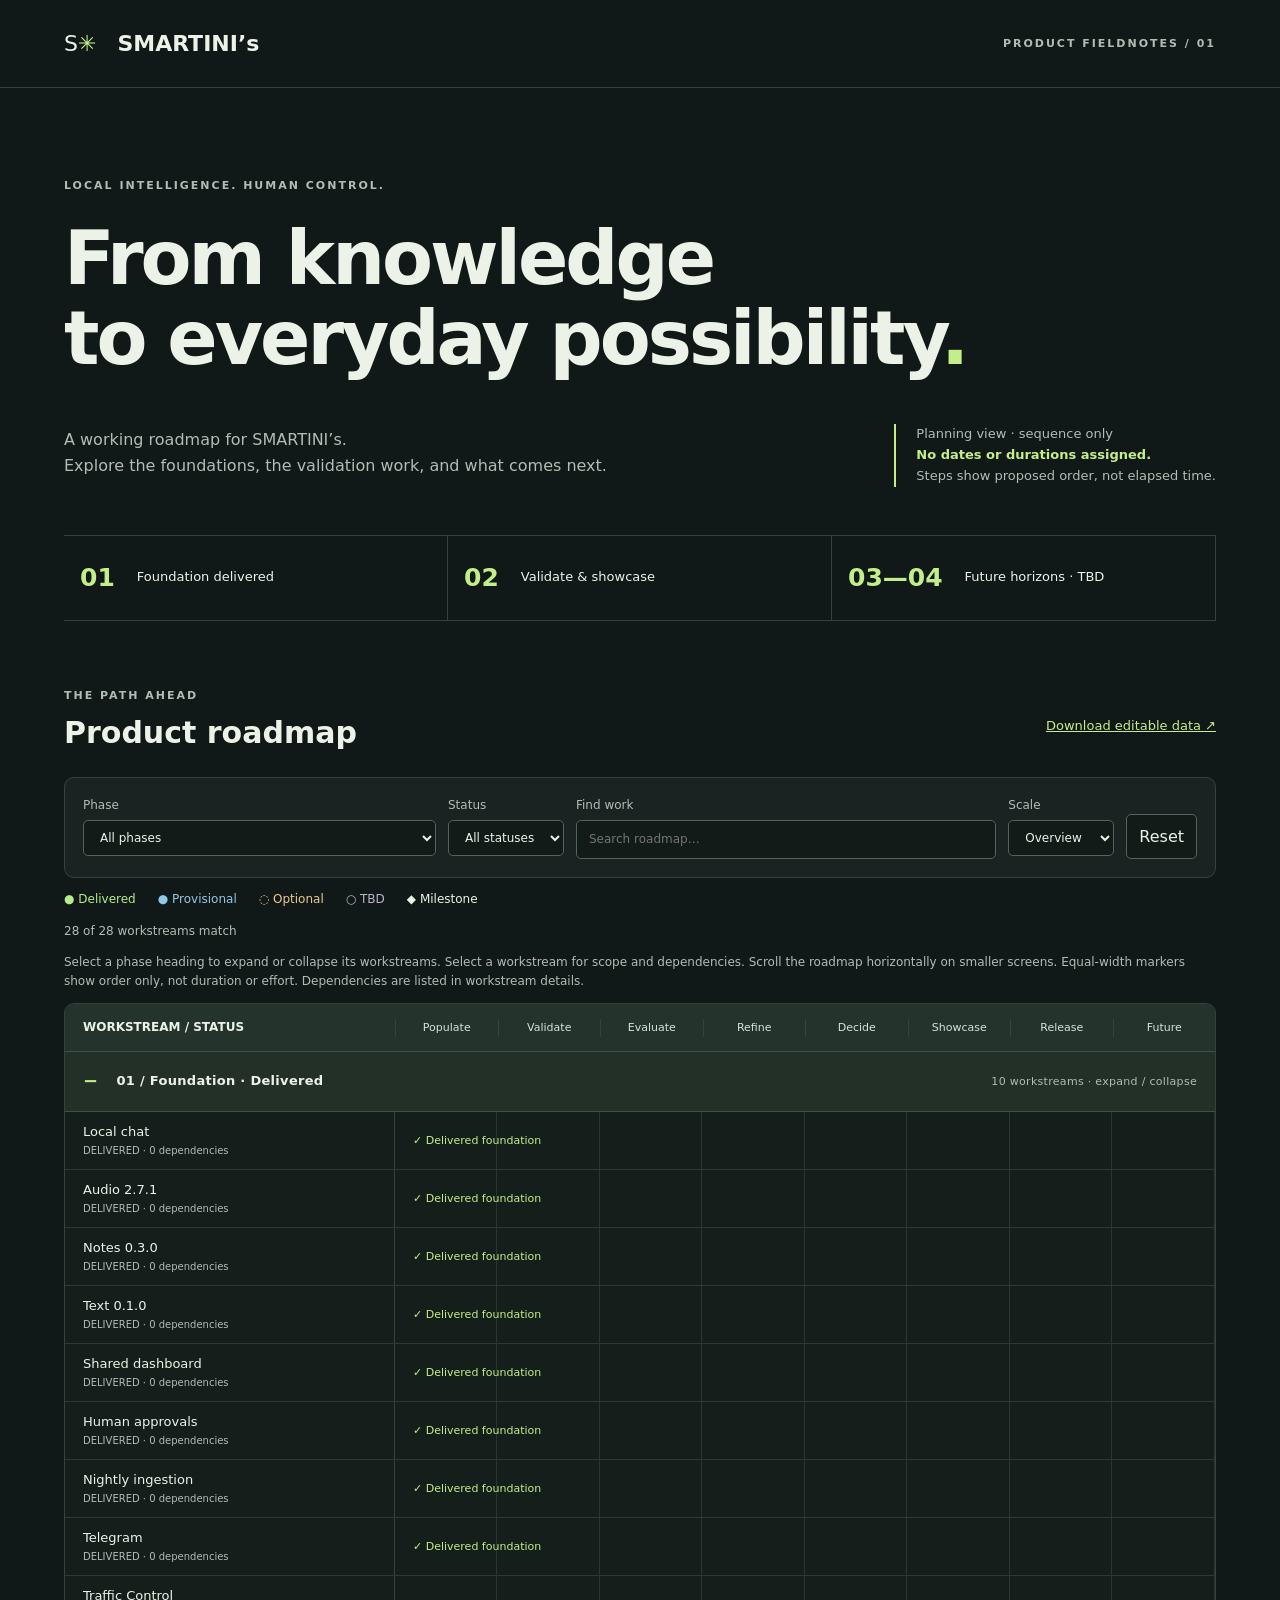
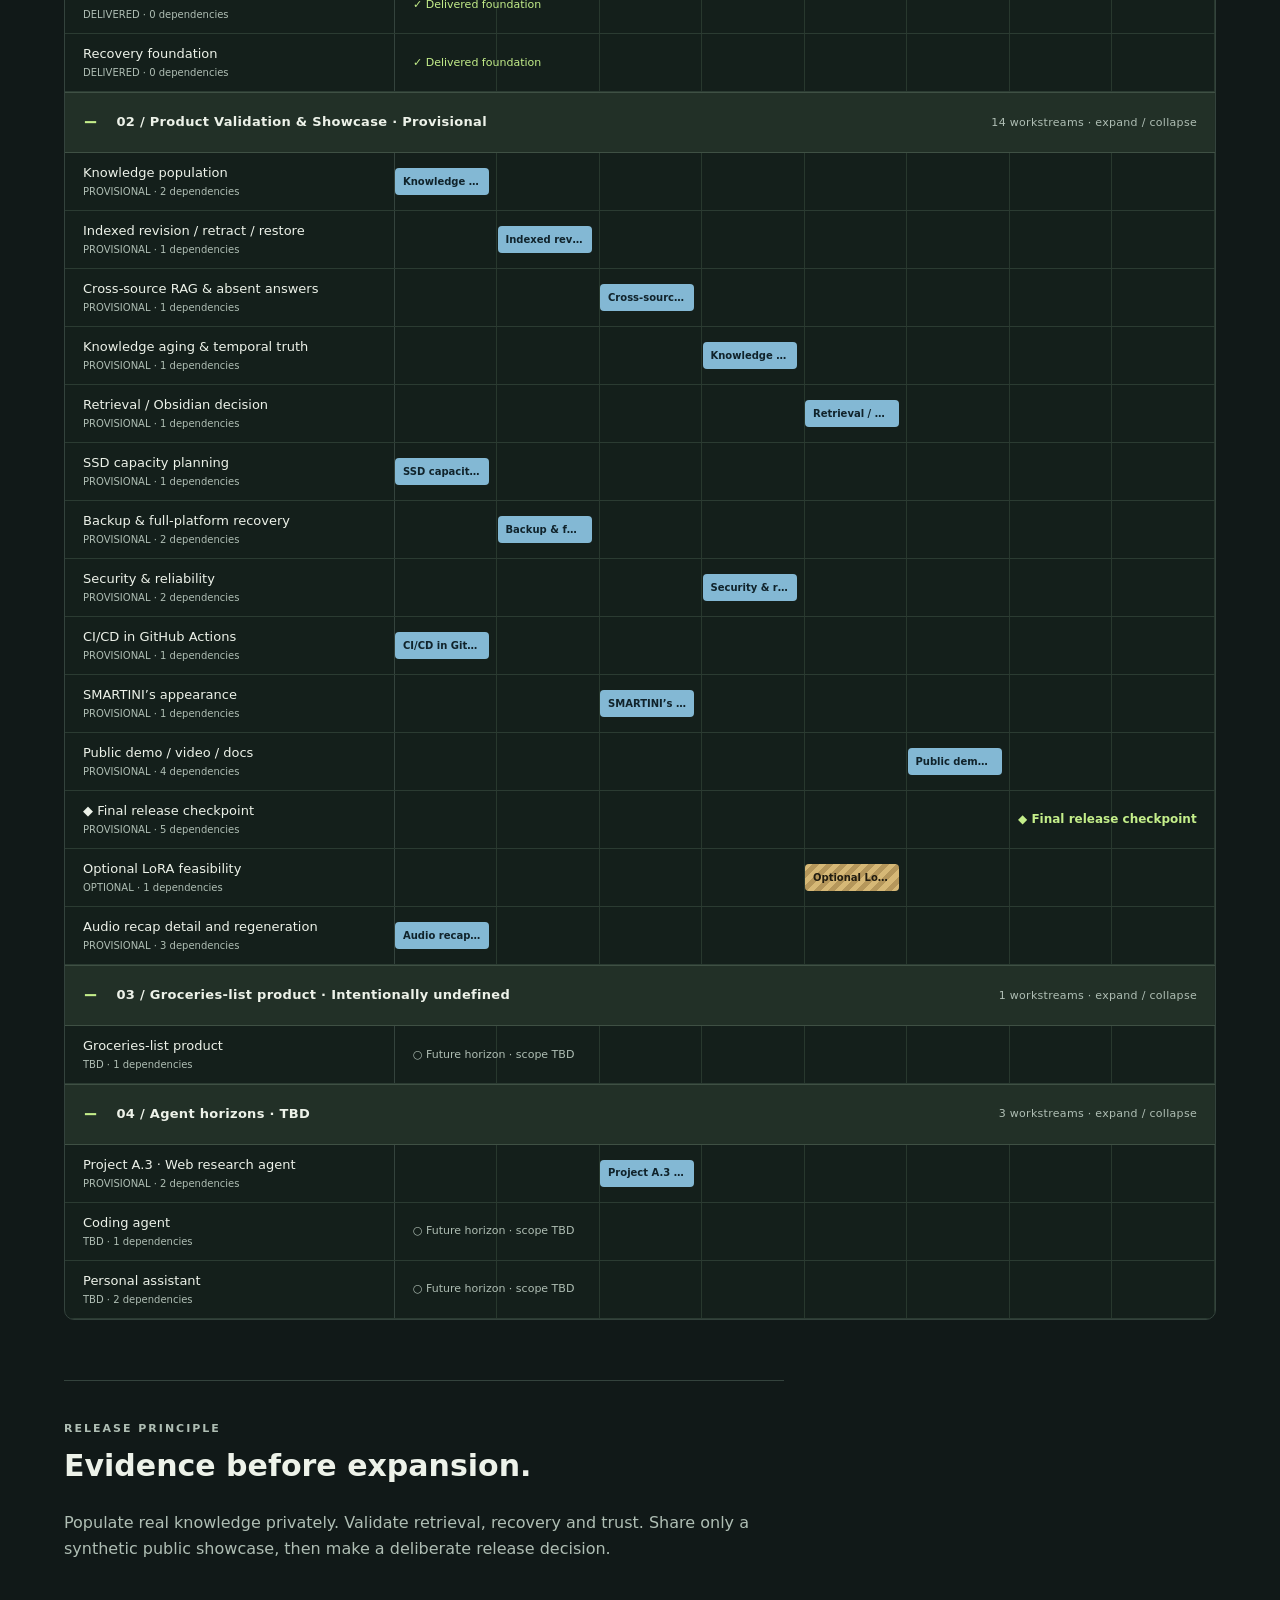
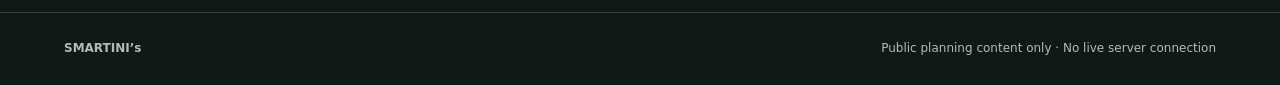
<file: roadmap/index.html>
<!doctype html>
<html lang="en"><head><meta charset="utf-8"><meta name="viewport" content="width=device-width,initial-scale=1"><meta name="description" content="SMARTINI’s public product roadmap. Provisional sequencing, delivered foundations and future horizons."><title>SMARTINI’s · Roadmap</title><link rel="stylesheet" href="roadmap.css"><script defer src="roadmap-data.js"></script><script defer src="roadmap.js"></script></head>
<body><a class="skip" href="#roadmap">Skip to roadmap</a><header><a class="brand" href="./" aria-label="SMARTINI’s roadmap">S<span>✳</span> <b>SMARTINI’s</b></a><span class="eyebrow">PRODUCT FIELDNOTES / 01</span></header>
<main><section class="intro"><p class="eyebrow">LOCAL INTELLIGENCE. HUMAN CONTROL.</p><h1>From knowledge<br>to everyday possibility<span>.</span></h1><div class="intro-bottom"><p>A working roadmap for SMARTINI’s.<br>Explore the foundations, the validation work, and what comes next.</p><p class="notice">Planning view · sequence only<br><strong>No dates or durations assigned.</strong><br>Steps show proposed order, not elapsed time.</p></div></section>
<section class="stats" aria-label="Roadmap overview"><div><b>01</b><span>Foundation delivered</span></div><div><b>02</b><span>Validate & showcase</span></div><div><b>03—04</b><span>Future horizons · TBD</span></div></section>
<section id="roadmap"><div class="section-heading"><div><p class="eyebrow">THE PATH AHEAD</p><h2>Product roadmap</h2></div><a href="roadmap-data.js" download>Download editable data ↗</a></div>
<div class="controls"><label>Phase <select id="phase"><option value="all">All phases</option></select></label><label>Status <select id="status"><option value="all">All statuses</option><option value="delivered">Delivered</option><option value="provisional">Provisional</option><option value="optional">Optional</option><option value="tbd">TBD</option></select></label><label class="search">Find work <input id="search" type="search" placeholder="Search roadmap…"></label><label>Scale <select id="scale"><option value="compact">Overview</option><option value="wide">Expanded</option></select></label><button id="reset" type="button">Reset</button></div>
<p class="legend"><span class="delivered">● Delivered</span><span class="provisional">● Provisional</span><span class="optional">◌ Optional</span><span class="tbd">○ TBD</span><span>◆ Milestone</span></p><p id="count" role="status" aria-live="polite"></p>
<p class="hint">Select a phase heading to expand or collapse its workstreams. Select a workstream for scope and dependencies. Scroll the roadmap horizontally on smaller screens. Equal-width markers show order only, not duration or effort. Dependencies are listed in workstream details.</p>
<div class="chart-scroll" tabindex="0" role="region" aria-label="Undated roadmap sequence, horizontally scrollable"><div id="chart"></div></div><p id="empty" hidden>No workstreams match. Try clearing your filters.</p>
</section><section class="principles"><p class="eyebrow">RELEASE PRINCIPLE</p><h2>Evidence before expansion.</h2><p>Populate real knowledge privately. Validate retrieval, recovery and trust. Share only a synthetic public showcase, then make a deliberate release decision.</p></section></main><footer><b>SMARTINI’s</b><span>Public planning content only · No live server connection</span></footer>
<dialog id="detail" aria-labelledby="detail-title"><button id="close" aria-label="Close workstream details">Close ✕</button><p id="detail-phase" class="eyebrow"></p><h2 id="detail-title"></h2><p id="detail-status"></p><p id="detail-description"></p><h3>Depends on</h3><ul id="dependencies"></ul><h3>Unlocks</h3><ul id="unlocks"></ul></dialog><noscript><p>Enable JavaScript to explore the roadmap. The complete editable roadmap is in <a href="roadmap-data.js">roadmap-data.js</a>.</p></noscript></body></html>
</file>
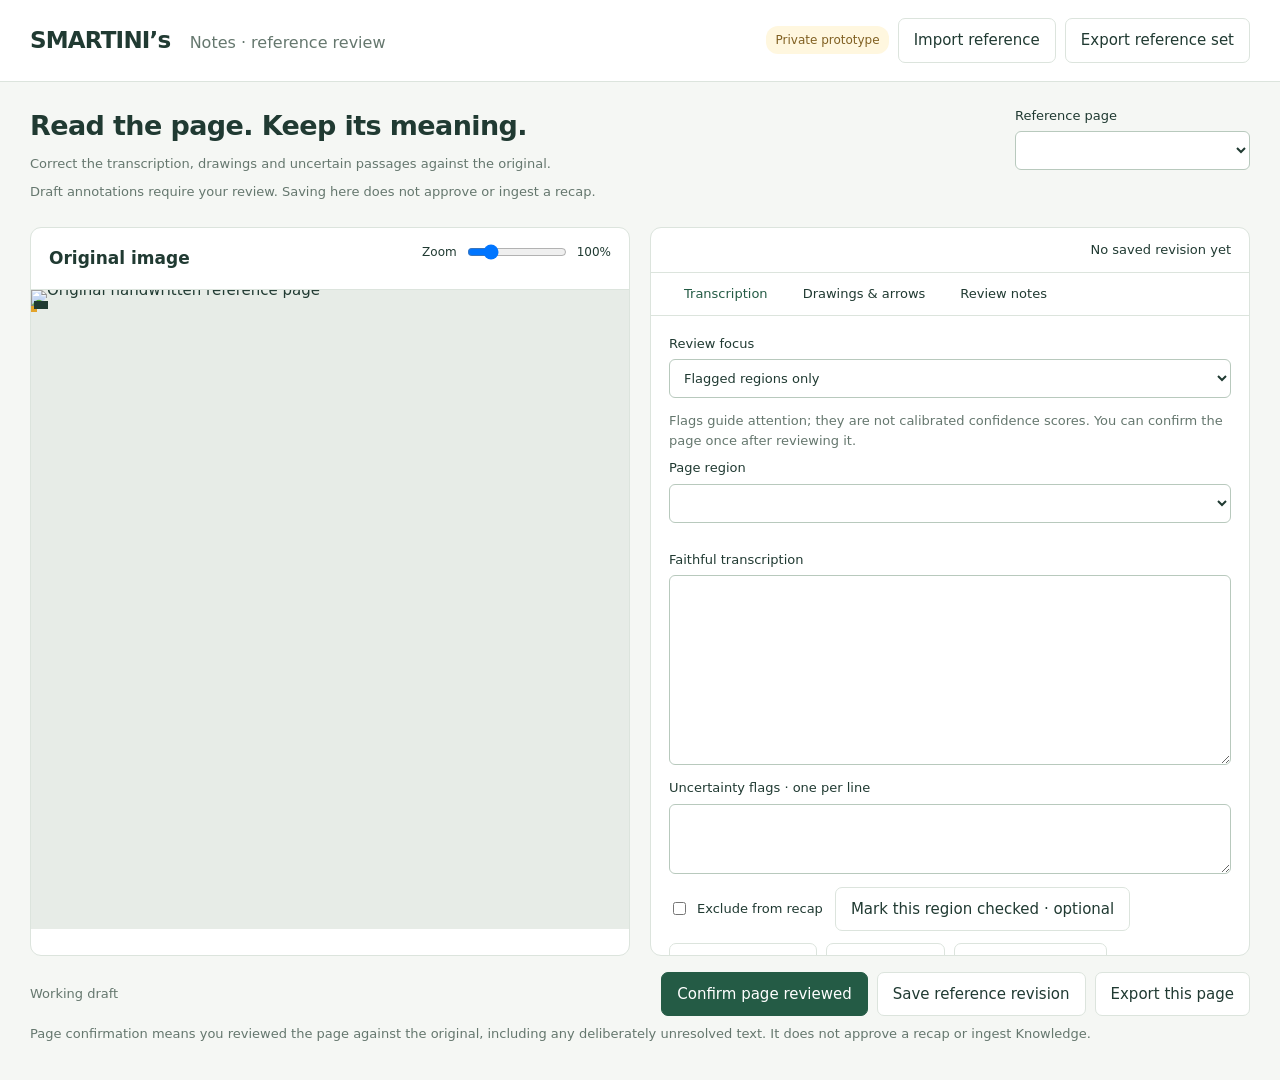
<file: notes_prototype/notes_review_template.html>
<!doctype html>
<html lang="en"><head><meta charset="utf-8"><meta name="viewport" content="width=device-width, initial-scale=1">
<meta http-equiv="Content-Security-Policy" content="default-src 'none'; script-src 'unsafe-inline'; style-src 'unsafe-inline'; img-src data: blob:; connect-src 'none'; font-src 'none'; object-src 'none'; base-uri 'none'">
<title>SMARTINI’s Notes — reference review</title>
<style>
:root{font-family:Inter,Segoe UI,system-ui,sans-serif;color:#203a32;background:#f5f7f4;font-size:15px;line-height:1.5;--green:#245b45;--muted:#65776e;--border:#dce4dd}*{box-sizing:border-box}body{margin:0}header{background:white;border-bottom:1px solid var(--border);padding:18px 30px;display:flex;justify-content:space-between;align-items:center;gap:20px;flex-wrap:wrap}.brand{font-size:23px;letter-spacing:-.8px;font-weight:700}.brand span{font-weight:400;color:var(--muted);margin-left:12px;font-size:16px;letter-spacing:0}button,select,input,textarea{font:inherit;color:inherit}button{padding:10px 15px;border:1px solid var(--border);background:white;border-radius:7px;cursor:pointer;min-height:42px}button.primary{background:var(--green);color:white;border-color:var(--green)}button:disabled{opacity:.5;cursor:default}button:focus-visible,input:focus-visible,select:focus-visible,textarea:focus-visible{outline:3px solid #a7cdb6;outline-offset:2px}button[aria-selected=true]{color:var(--green);border-bottom:3px solid var(--green)}select,textarea{width:100%;border:1px solid #b8c9bd;border-radius:6px;background:white;padding:10px}textarea{resize:vertical;line-height:1.7}h1{font-size:27px;margin:0 0 8px;letter-spacing:-.6px}h2{font-size:17px;margin:0}p{margin:8px 0}.muted{color:var(--muted);font-size:13px}.actions{display:flex;gap:9px;flex-wrap:wrap;align-items:center}.workspace{padding:24px 30px 28px;max-width:1700px;margin:auto}.intro{display:flex;justify-content:space-between;gap:24px;align-items:start;margin-bottom:18px}.intro label{min-width:235px}.columns{display:grid;grid-template-columns:minmax(0,1fr) minmax(0,1fr);gap:20px}.panel{background:white;border:1px solid var(--border);border-radius:11px;overflow:hidden;min-width:0}.panel-head{display:flex;justify-content:space-between;gap:12px;align-items:center;padding:14px 18px;border-bottom:1px solid var(--border);flex-wrap:wrap}.image-scroll{height:71vh;min-height:430px;overflow:auto;background:#e7ece7;position:relative}.image-wrap{position:relative;width:100%;margin:0 auto;line-height:0}.image-wrap img{display:block;width:100%;height:auto}.region{position:absolute;border:3px solid #e3a32a;background:#ffcc3322;pointer-events:none}.region-label{position:absolute;background:#203a32;color:white;padding:4px 7px;font-size:12px;line-height:1.3;transform:translateY(-100%);white-space:nowrap}.zoom{display:flex;align-items:center;gap:8px;font-size:12px}.zoom input{width:100px}.editor-area{height:71vh;min-height:430px;overflow:auto;padding:18px}.tabs{display:flex;gap:5px;flex-wrap:wrap;padding:0 18px;border-bottom:1px solid var(--border)}.tabs button{border:0;border-radius:0;background:none;font-size:13px}.review-summary{padding:12px 18px;border-bottom:1px solid var(--border);font-size:13px;display:flex;gap:12px;justify-content:space-between;flex-wrap:wrap}.block-selector{margin-bottom:15px}.block-meta{display:flex;justify-content:space-between;gap:10px;font-size:12px;margin-bottom:12px;flex-wrap:wrap}.flag{padding:8px 12px;border-left:3px solid #ba811c;background:#fff8e9;font-size:13px;margin:10px 0}.checked{color:var(--green)}label{display:block;font-size:13px;font-weight:500;margin-bottom:13px}label textarea,label select{display:block;margin-top:6px}#block-text{min-height:190px}.uncertainties{min-height:70px;font-size:13px}.row{display:flex;gap:12px;align-items:center;flex-wrap:wrap;margin:12px 0}.row label{margin:0;display:flex;gap:8px;align-items:center}.drawing-entry{border-bottom:1px solid var(--border);padding-bottom:15px;margin-bottom:18px}.drawing-entry textarea{min-height:100px}.footer{margin-top:16px;display:flex;justify-content:space-between;align-items:center;gap:15px;flex-wrap:wrap}.message{padding:12px 16px;background:#eaf3e9;border:1px solid #bdd2bd;border-radius:7px;margin:12px 0;font-size:13px}.message.error{background:#fff0eb;color:#823829;border-color:#deb4a5}.help{max-width:85ch}details{font-size:13px;margin-top:12px}summary{cursor:pointer}#import-file{display:none}[hidden]{display:none!important}.review-draft{font-size:12px;color:#806022;background:#fff7df;padding:5px 9px;border-radius:12px}pre{white-space:pre-wrap;overflow-wrap:anywhere;font-size:13px}#page-notes li{margin-bottom:8px}@media(max-width:800px){header{padding:14px 16px}.workspace{padding:18px 14px}.columns{grid-template-columns:1fr}.intro{display:block}.intro label{margin-top:16px}.image-scroll{height:48vh;min-height:280px}.editor-area{height:auto;min-height:0;max-height:none}.brand span{display:block;margin:2px 0}.image-wrap{min-width:100%}.footer .actions{width:100%}.footer button{flex:1}}
</style></head><body>
<header><div class="brand">SMARTINI’s <span>Notes · reference review</span></div><div class="actions"><span class="review-draft">Private prototype</span><button id="import">Import reference</button><button id="export">Export reference set</button></div></header>
<main class="workspace"><div class="intro"><div><h1>Read the page. Keep its meaning.</h1><p class="muted">Correct the transcription, drawings and uncertain passages against the original.</p><p class="muted">Draft annotations require your review. Saving here does not approve or ingest a recap.</p></div><label>Reference page<select id="page-select"></select></label></div>
<div id="message" class="message" role="status" hidden></div>
<div class="columns"><section class="panel" aria-label="Original handwritten page"><div class="panel-head"><h2>Original image</h2><label class="zoom">Zoom <input id="zoom" type="range" min="75" max="200" step="25" value="100"><output id="zoom-value">100%</output></label></div><div class="image-scroll" id="image-scroll"><div class="image-wrap" id="image-wrap"><img id="original" alt="Original handwritten reference page"><div id="region" class="region"><span class="region-label" id="region-label"></span></div></div></div></section>
<section class="panel" aria-label="Editable reference"><div class="review-summary"><span id="progress"></span><span id="saved-status">No saved revision yet</span></div><div class="tabs" role="tablist" aria-label="Review section"><button role="tab" aria-selected="true" id="tab-text" aria-controls="text-panel">Transcription</button><button role="tab" aria-selected="false" id="tab-drawings" aria-controls="drawings-panel">Drawings & arrows</button><button role="tab" aria-selected="false" id="tab-notes" aria-controls="notes-panel">Review notes</button></div>
<div class="editor-area"><label>Review focus<select id="review-focus"><option value="doubts">Flagged regions only</option><option value="all">All regions</option></select></label><p class="muted" id="focus-help">Flags guide attention; they are not calibrated confidence scores. You can confirm the page once after reviewing it.</p><section id="text-panel" role="tabpanel" aria-labelledby="tab-text"><label class="block-selector">Page region<select id="block-select"></select></label><div class="block-meta"><span id="kind"></span><span id="block-state"></span></div><label>Faithful transcription<textarea id="block-text" spellcheck="false"></textarea></label><label>Uncertainty flags · one per line<textarea id="block-flags" class="uncertainties" spellcheck="false"></textarea></label><div class="row"><label><input id="excluded" type="checkbox"> Exclude from recap</label><button id="check-block">Mark this region checked · optional</button></div><div class="actions"><button id="previous">Previous region</button><button id="next">Next region</button><button id="next-unchecked">Next unchecked</button></div><details><summary>What counts as checked?</summary><p>Check individual regions only when useful. The single page confirmation covers your review of the whole page. Keep [unclear] for unreadable text. Editing wording or flags invalidates page confirmation. Region outlines are approximate draft locations.</p></details></section>
<section id="drawings-panel" role="tabpanel" aria-labelledby="tab-drawings" hidden><p class="muted">Describe only visible labels, shapes and connections. Keep interpretation separate from what the drawing shows.</p><div id="drawing-list"></div><h2>Arrow and layout relations</h2><div id="relations"></div></section>
<section id="notes-panel" role="tabpanel" aria-labelledby="tab-notes" hidden><h2>Reference status</h2><p id="reference-status"></p><ul id="page-notes"></ul><p id="confirmed-spans"></p><label class="row"><input id="clipping" type="checkbox"> Source text is cut off at an image edge</label><p class="muted">This local prototype runs no inference and contacts no external service. Export the reference set to retain a portable copy. Browser storage is only a convenience, not the SMARTINI’s backup system.</p><p class="muted" id="image-hash"></p></section></div></section></div>
<div class="footer"><span class="muted" id="dirty">Working draft</span><div class="actions"><button id="confirm-page" class="primary">Confirm page reviewed</button><button id="save">Save reference revision</button><button id="export-page">Export this page</button></div></div><p class="muted">Page confirmation means you reviewed the page against the original, including any deliberately unresolved text. It does not approve a recap or ingest Knowledge.</p>
<input id="import-file" type="file" accept="application/json,.json"></main>
<script id="reference-data" type="application/json">__REFERENCE_DATA__</script>
<script>
(()=>{'use strict';
const seed=JSON.parse(document.getElementById('reference-data').textContent);let data=structuredClone(seed),pi=0,bi=0,dirty=false;
const $=id=>document.getElementById(id),KEY='smartinis-notes-reference-v1',history=[];
const current=()=>data.pages[pi],block=()=>current().page.blocks[bi];let focus='doubts';
function visibleBlocks(){return current().page.blocks.map((b,i)=>({b,i})).filter(x=>focus==='all'||x.b.uncertainties.length||x.b.text.includes('[unclear'));}
function message(text,error=false){$('message').hidden=false;$('message').textContent=text;$('message').classList.toggle('error',error);}
function plain(){return{...data,pages:data.pages.map(({image_data,...p})=>structuredClone(p))};}
function validateSet(candidate){
 if(candidate.schema!=='smartinis-notes-reference-set/1'||!Array.isArray(candidate.pages)||candidate.pages.length!==seed.pages.length)throw Error('Reference set must contain the same three source pages.');
 const files=new Set();for(const p of candidate.pages){const original=seed.pages.find(x=>x.file===p.file);if(!original||files.has(p.file)||p.page?.image_sha256!==original.page.image_sha256)throw Error('Original image identity does not match.');files.add(p.file);
 if(typeof p.title!=='string'||p.title.length>200||!Array.isArray(p.notes)||p.notes.some(x=>typeof x!=='string'||x.length>2000)||!Array.isArray(p.confirmed_spans)||p.confirmed_spans.some(x=>typeof x!=='string'||x.length>500)||!Number.isSafeInteger(p.review_revision)||p.review_revision<0)throw Error('Invalid reference metadata.');
 if(p.page.schema!=='smartinis-notes-page/1'||typeof p.page.edge_clipping!=='boolean'||!Array.isArray(p.page.blocks)||p.page.blocks.length!==original.page.blocks.length)throw Error('Invalid page structure.');
 const ids=new Set();for(const b of p.page.blocks){if(!original.page.blocks.some(x=>x.id===b.id)||ids.has(b.id)||!['heading','paragraph','list-item','drawing','crossout','illegible'].includes(b.kind))throw Error('Invalid page block.');ids.add(b.id);
 if(typeof b.text!=='string'||!b.text.trim()||b.text.length>8000||b.text.includes('\0')||typeof b.reviewed!=='boolean'||typeof b.excluded!=='boolean'||!Array.isArray(b.uncertainties)||b.uncertainties.length>50||b.uncertainties.some(x=>typeof x!=='string'||x.length>500||!x.trim()))throw Error('Invalid block text or flags.');
 if(!Array.isArray(b.bbox)||b.bbox.length!==4||b.bbox.some(x=>typeof x!=='number'||!Number.isFinite(x)||x<0||x>1)||b.bbox[0]>=b.bbox[2]||b.bbox[1]>=b.bbox[3])throw Error('Invalid region coordinates.');
 if(['crossout','illegible'].includes(b.kind)&&!b.excluded)throw Error('Crossed-out or illegible text must stay excluded.');}
 if(!Array.isArray(p.drawing_descriptions)||p.drawing_descriptions.length>50)throw Error('Invalid drawing descriptions.');
 for(const d of p.drawing_descriptions){if(typeof d.id!=='string'||typeof d.text!=='string'||!d.text.trim()||d.text.length>8000||typeof d.reviewed!=='boolean'||!Array.isArray(d.uncertainties)||d.uncertainties.some(x=>typeof x!=='string'||x.length>500))throw Error('Invalid drawing description.');}
 if(!Array.isArray(p.page.relations)||p.page.relations.length>1000)throw Error('Invalid relations.');for(const r of p.page.relations){if(!['arrow','contains','list-child'].includes(r.kind)||!ids.has(r.from)||!ids.has(r.to)||r.from===r.to||typeof r.reviewed!=='boolean'||!Array.isArray(r.uncertainties)||r.uncertainties.some(x=>typeof x!=='string'||x.length>500))throw Error('Invalid relation.');}
 }
}
function accept(candidate){validateSet(candidate);data={...candidate,pages:candidate.pages.map(p=>({...p,image_data:seed.pages.find(s=>s.file===p.file).image_data}))};}
function touch(){delete current().page_confirmation;dirty=true;$('dirty').textContent='Unsaved edits · no recap approval';summary();}
function summary(){const p=current(),items=[...p.page.blocks,...p.drawing_descriptions,...p.page.relations],flags=items.reduce((s,x)=>s+x.uncertainties.length,0);p.reference_status=p.page_confirmation?(flags?'owner_reviewed_with_unresolved_regions':'owner_reviewed_reference'):'draft_for_owner_review';$('progress').textContent=(p.page_confirmation?'Page confirmed':'Page not confirmed')+' · '+flags+' flags';$('confirm-page').textContent=p.page_confirmation?'Page reviewed ✓':'Confirm page reviewed';$('reference-status').textContent=p.reference_status.replaceAll('_',' ');$('saved-status').textContent=p.review_revision?'Saved revision '+p.review_revision:'No saved revision yet';}
function renderPage(){const p=current();$('original').src=p.image_data;$('original').alt=p.title+' — original handwriting';$('page-select').value=String(pi);$('block-select').replaceChildren();let visible=visibleBlocks();if(!visible.length){visible=p.page.blocks.map((b,i)=>({b,i}));$('focus-help').textContent='No flagged text regions. The complete transcription remains available for a quick review; absence of flags does not prove accuracy.';}else{$('focus-help').textContent=focus==='doubts'?'Showing flagged regions. A quick page review and one confirmation replace individual checks.':'Showing all regions. Individual checks are optional; page confirmation covers the whole review.';}if(!visible.some(x=>x.i===bi))bi=visible[0].i;visible.forEach(({b,i})=>{const o=document.createElement('option');o.value=i;o.textContent=b.id+' · '+b.text.replaceAll('\n',' ').slice(0,70);$('block-select').append(o);});$('page-notes').replaceChildren();for(const note of p.notes){const li=document.createElement('li');li.textContent=note;$('page-notes').append(li);}$('confirmed-spans').textContent=p.confirmed_spans.length?'Previously confirmed by you: '+p.confirmed_spans.join(', '):'No wording on this page has been owner-confirmed yet.';$('image-hash').textContent='Original SHA-256: '+p.page.image_sha256;$('clipping').checked=p.page.edge_clipping;renderBlock();renderDrawings();summary();}
function renderBlock(){const b=block();$('block-select').value=bi;$('block-text').value=b.text;$('block-flags').value=b.uncertainties.join('\n');$('excluded').checked=b.excluded;$('kind').textContent=b.id+' · '+b.kind;$('block-state').textContent=b.reviewed?'Checked by reviewer':'Needs checking';$('block-state').classList.toggle('checked',b.reviewed);$('check-block').textContent=b.reviewed?'Mark region unchecked':'Mark this region checked';const nav=visibleBlocks();$('previous').disabled=nav.length?bi===nav[0].i:bi===0;$('next').disabled=nav.length?bi===nav[nav.length-1].i:bi===current().page.blocks.length-1;const [l,t,r,bo]=b.bbox;$('region').style.cssText=`left:${l*100}%;top:${t*100}%;width:${(r-l)*100}%;height:${(bo-t)*100}%`;$('region-label').textContent=b.id;}
function focusRegion(){const s=$('image-scroll'),wrap=$('image-wrap'),y=block().bbox[1]*wrap.clientHeight;s.scrollTop=Math.max(0,y-45);}
function renderDrawings(){const p=current(),drawings=p.drawing_descriptions.filter(d=>focus==='all'||d.uncertainties.length),relations=p.page.relations.map((r,ri)=>({r,ri})).filter(x=>focus==='all'||x.r.uncertainties.length);$('drawing-list').replaceChildren();if(!drawings.length){const empty=document.createElement('p');empty.className='muted';empty.textContent='No flagged drawing descriptions. Select All regions to inspect every drawing.';$('drawing-list').append(empty);}
 drawings.forEach((d,i)=>{const el=document.createElement('section');el.className='drawing-entry';const label=document.createElement('label');label.textContent='Drawing '+d.id;const text=document.createElement('textarea');text.value=d.text;text.setAttribute('aria-label','Drawing '+d.id+' description');text.oninput=()=>{d.text=text.value;d.reviewed=false;touch();check.textContent='Mark drawing checked';};label.append(text);el.append(label);const fl=document.createElement('label');fl.textContent='Drawing uncertainty flags';const flags=document.createElement('textarea');flags.value=d.uncertainties.join('\n');flags.className='uncertainties';flags.oninput=()=>{d.uncertainties=flags.value.split('\n').filter(x=>x.trim());d.reviewed=false;touch();check.textContent='Mark drawing checked';};fl.append(flags);el.append(fl);const check=document.createElement('button');check.textContent=d.reviewed?'Mark drawing unchecked':'Mark drawing checked';check.onclick=()=>{d.reviewed=!d.reviewed;touch();renderDrawings();};el.append(check);$('drawing-list').append(el);});
 $('relations').replaceChildren();if(!relations.length){const none=document.createElement('p');none.className='muted';none.textContent='No flagged relations. Select All regions to inspect every arrow.';$('relations').append(none);}relations.forEach(({r,ri})=>{const row=document.createElement('section');row.className='drawing-entry';
 const caption=document.createElement('p');caption.textContent='Relation '+(ri+1)+' · '+r.kind;row.append(caption);
 for(const [field,title] of [['from','From region'],['to','To region']]){const label=document.createElement('label');label.textContent=title;const select=document.createElement('select');select.setAttribute('aria-label','Relation '+(ri+1)+' '+title);for(const b of p.page.blocks){const o=document.createElement('option');o.value=b.id;o.textContent=b.id+' · '+b.text.slice(0,45);select.append(o);}select.value=r[field];select.onchange=()=>{r[field]=select.value;r.reviewed=false;touch();check.textContent='Mark relation checked';};label.append(select);row.append(label);}
 const fl=document.createElement('label');fl.textContent='Relation uncertainty flags';const flags=document.createElement('textarea');flags.className='uncertainties';flags.value=r.uncertainties.join('\n');flags.oninput=()=>{r.uncertainties=flags.value.split('\n').filter(x=>x.trim());r.reviewed=false;touch();check.textContent='Mark relation checked';};fl.append(flags);row.append(fl);
 const check=document.createElement('button');check.textContent=r.reviewed?'Mark relation unchecked':'Mark relation checked';check.onclick=()=>{try{validateSet(plain());r.reviewed=!r.reviewed;touch();renderDrawings();}catch(e){message(e.message,true);}};row.append(check);$('relations').append(row);});}
function download(value,name){validateSet(plain());const a=document.createElement('a'),url=URL.createObjectURL(new Blob([JSON.stringify(value,null,2)],{type:'application/json'}));a.href=url;a.download=name;a.click();setTimeout(()=>URL.revokeObjectURL(url),1000);}
for(const [i,p] of data.pages.entries()){const o=document.createElement('option');o.value=i;o.textContent=p.file+' · '+p.title;$('page-select').append(o);}
$('page-select').onchange=()=>{pi=Number($('page-select').value);bi=0;$('message').hidden=true;renderPage();};$('block-select').onchange=()=>{bi=Number($('block-select').value);renderBlock();focusRegion();};
$('block-text').oninput=()=>{block().text=$('block-text').value;block().reviewed=false;touch();renderStatus();};$('block-flags').oninput=()=>{block().uncertainties=$('block-flags').value.split('\n').filter(x=>x.trim());block().reviewed=false;touch();renderStatus();};function renderStatus(){$('block-state').textContent='Needs checking';$('block-state').classList.remove('checked');$('check-block').textContent='Mark this region checked';}
$('excluded').onchange=()=>{block().excluded=$('excluded').checked;block().reviewed=false;touch();renderStatus();};$('check-block').onclick=()=>{try{validateSet(plain());block().reviewed=!block().reviewed;touch();renderBlock();}catch(e){message(e.message,true);}};
function step(delta){let list=visibleBlocks();if(!list.length)list=current().page.blocks.map((b,i)=>({b,i}));const at=list.findIndex(x=>x.i===bi);bi=list[Math.max(0,Math.min(list.length-1,at+delta))].i;renderBlock();focusRegion();}$('previous').onclick=()=>step(-1);$('next').onclick=()=>step(1);$('next-unchecked').onclick=()=>{let list=visibleBlocks();if(!list.length)list=current().page.blocks.map((b,i)=>({b,i}));const at=list.findIndex(x=>x.i===bi);let next;for(let k=1;k<=list.length;k++){const item=list[(at+k)%list.length];if(!item.b.reviewed){next=item;break;}}if(!next)return message('No unchecked region in this view. You can confirm the page after reviewing it.');bi=next.i;renderBlock();focusRegion();};
$('review-focus').onchange=()=>{focus=$('review-focus').value;renderPage();};
$('confirm-page').onclick=()=>{try{validateSet(plain());const p=current();for(const item of [...p.page.blocks,...p.drawing_descriptions,...p.page.relations])item.reviewed=true;p.page_confirmation={confirmed_at:new Date().toISOString(),scope:'whole_page_explicit_user_action',source_image_sha256:p.page.image_sha256,unresolved_flags_retained:true};dirty=true;$('dirty').textContent='Page confirmation not yet saved';summary();renderBlock();renderDrawings();message('Page review confirmed in one action. Remaining uncertainty flags are retained. Save or export the reference; no recap is approved.');}catch(e){message(e.message,true);}};
for(const name of ['text','drawings','notes']){$('tab-'+name).onclick=()=>{for(const other of ['text','drawings','notes']){$('tab-'+other).setAttribute('aria-selected',String(other===name));$(other+'-panel').hidden=other!==name;}};}
$('zoom').oninput=()=>{$('image-wrap').style.width=$('zoom').value+'%';$('zoom-value').textContent=$('zoom').value+'%';focusRegion();};$('clipping').onchange=()=>{current().page.edge_clipping=$('clipping').checked;touch();};
$('save').onclick=()=>{const prior=current().review_revision;try{validateSet(plain());current().review_revision=(Number(prior)||0)+1;data.updated_at=new Date().toISOString();const snapshot=plain(),nextHistory=[...history,snapshot].slice(-20);localStorage.setItem(KEY,JSON.stringify({current:snapshot,history:nextHistory}));history.splice(0,history.length,...nextHistory);dirty=false;$('dirty').textContent='Saved locally · export for a portable copy';summary();message('Reference revision saved in this browser. No recap was approved or ingested.');}catch(e){current().review_revision=prior;message('Could not save: '+e.message+' Correct any invalid fields. If browser storage is unavailable, use Export reference set.',true);}};
$('export').onclick=()=>{try{download(plain(),'smartinis-notes-reference-review.json');message('Reference export prepared. Keep it privately with the original images.');}catch(e){message(e.message,true);}};$('export-page').onclick=()=>{try{download({...plain(),pages:[plain().pages[pi]]},current().file+'.reference.json');}catch(e){message(e.message,true);}};
$('import').onclick=()=>$('import-file').click();$('import-file').onchange=async()=>{try{const f=$('import-file').files[0];if(!f)return;if(f.size>1000000)throw Error('Reference import is too large.');let candidate=JSON.parse(await f.text());if(candidate.schema==='smartinis-notes-reference-set/1'&&Array.isArray(candidate.pages)&&candidate.pages.length===1){const imported=candidate.pages[0];if(!data.pages.some(p=>p.file===imported.file))throw Error('Unknown source page.');candidate={...plain(),pages:plain().pages.map(p=>p.file===imported.file?imported:p)};}accept(candidate);pi=0;bi=0;touch();renderPage();message('Reference set imported as a working draft. Save a local revision or export it.');}catch(e){message('Import refused: '+e.message,true);}finally{$('import-file').value='';}};
try{const saved=JSON.parse(localStorage.getItem(KEY)||'null');if(saved){accept(saved.current);history.push(...(saved.history||[]).slice(-20));message('Loaded your saved local reference revision.');}}catch(e){message('Browser storage was unavailable or did not match these source images. Starting with the original draft.',true);}
window.addEventListener('beforeunload',e=>{if(dirty){e.preventDefault();e.returnValue='';}});renderPage();
})();
</script></body></html>
</file>
<file: roadmap/roadmap.css>
:root{color-scheme:dark;--bg:#111918;--panel:#192422;--ink:#edf2e9;--muted:#afbeb4;--line:#34433d;--accent:#c4ee8a;--label:330px}*{box-sizing:border-box}body{margin:0;background:var(--bg);color:var(--ink);font:16px/1.6 system-ui,sans-serif}a{color:var(--accent)}header,main,footer{max-width:1440px;margin:auto;padding:26px 5%}header{display:flex;justify-content:space-between;align-items:center;border-bottom:1px solid var(--line)}.brand{text-decoration:none;color:var(--ink);font-size:22px}.brand span,h1 span{color:var(--accent)}.brand b{margin-left:14px}.eyebrow{font-size:11px;letter-spacing:2px;font-weight:700;color:var(--muted)}.intro{padding:52px 0 35px}h1{font-size:clamp(38px,5.8vw,78px);line-height:1.08;letter-spacing:-3px;margin:24px 0 32px;max-width:1000px}.intro-bottom{display:flex;justify-content:space-between;gap:30px;color:var(--muted)}.notice{border-left:2px solid var(--accent);padding-left:20px;font-size:13px}.notice strong{color:var(--accent)}.stats{display:grid;grid-template-columns:repeat(3,1fr);border-block:1px solid var(--line);margin-bottom:55px}.stats div{padding:22px 16px;border-right:1px solid var(--line);display:flex;gap:22px;align-items:center}.stats b{font-size:25px;color:var(--accent)}.stats span{font-size:13px}.section-heading{display:flex;justify-content:space-between;align-items:center;gap:20px}h2{font-size:30px;line-height:1.2;margin:8px 0 26px}.section-heading a{font-size:13px}.controls{display:flex;gap:12px;flex-wrap:wrap;background:var(--panel);padding:18px;border:1px solid var(--line);border-radius:10px}label{font-size:12px;color:var(--muted);display:flex;flex-direction:column;gap:5px}select,input,button{font:inherit;color:var(--ink);background:#111b18;border:1px solid #53645a;border-radius:5px;padding:9px 12px}button{cursor:pointer}button:hover{border-color:var(--accent)}.search{flex:1;min-width:170px}#reset{align-self:end}.legend{display:flex;gap:22px;flex-wrap:wrap;font-size:12px}.delivered{color:#b5ed8e}.provisional{color:#91c8e8}.optional{color:#e9ca90}.tbd{color:#b8b4c9}.hint,#count{color:var(--muted);font-size:12px}.chart-scroll{overflow:auto;border:1px solid var(--line);border-radius:10px;background:#141f1b}#chart{min-width:1000px}.axis,.row,.phase-row{display:grid;grid-template-columns:var(--label) 1fr}.axis{background:#24342c}.axis>strong{padding:14px 18px;font-size:12px}.months{display:grid;grid-template-columns:repeat(8,1fr);font-size:11px;align-items:center;color:#d7e3d8}.months span{text-align:center;border-left:1px solid var(--line)}.phase-row{display:block;padding:15px 18px;background:#223027;border-block:1px solid #3f5044;font-size:13px;font-weight:700;letter-spacing:.3px}.row{border-bottom:1px solid #2b3b32;min-height:58px}.task{border:0;border-right:1px solid var(--line);background:transparent;border-radius:0;text-align:left;padding:10px 18px;display:flex;flex-direction:column;justify-content:center;font-size:13px}.task small{color:var(--muted);font-size:10px}.track{position:relative;display:flex;align-items:center;background:repeating-linear-gradient(to right,transparent 0,transparent calc(12.5% - 1px),#28382e calc(12.5% - 1px),#28382e 12.5%)}.bar{position:absolute;left:var(--left);width:var(--width);min-width:14px;height:27px;border-radius:4px;background:#83b8d4;color:#10232b;font-size:10px;font-weight:700;white-space:nowrap;overflow:hidden;text-overflow:ellipsis;padding:4px 8px;border:0}.bar.optional{background:repeating-linear-gradient(135deg,#d6b876 0,#d6b876 5px,#b5975b 5px,#b5975b 10px);color:#211c10}.bar.milestone{background:transparent;color:var(--accent);overflow:visible;width:auto;font-size:12px}.unscheduled{margin-left:18px;font-size:11px;color:var(--muted)}.unscheduled.delivered{color:var(--accent)}.principles{margin:60px 0 25px;border-top:1px solid var(--line);padding-top:28px;max-width:720px}.principles p:last-child{color:var(--muted)}footer{border-top:1px solid var(--line);display:flex;justify-content:space-between;font-size:12px;color:var(--muted)}dialog{background:#1a2921;color:var(--ink);border:1px solid #64816c;border-radius:12px;max-width:620px;width:90%;padding:30px}dialog::backdrop{background:#000b}#close{float:right}dialog h2{clear:both;padding-top:12px}dialog h3{font-size:14px;color:var(--accent)}dialog li{font-size:14px}button:focus-visible,a:focus-visible,select:focus-visible,input:focus-visible,.chart-scroll:focus-visible{outline:3px solid var(--accent);outline-offset:3px}.skip{position:absolute;top:-100px}.skip:focus{top:0;background:#000;padding:15px;z-index:5}@media(max-width:700px){header .eyebrow{display:none}header,main,footer{padding-inline:20px}h1{letter-spacing:-1.5px}.intro-bottom,.section-heading,footer{flex-direction:column;align-items:flex-start}.stats{grid-template-columns:1fr}.stats div{padding:12px 0;border-right:0;border-bottom:1px solid var(--line)}.intro{padding-top:25px}.controls label{flex:1;min-width:120px}.section-heading{gap:0;margin-bottom:20px}.legend{gap:12px}footer{gap:10px}}@media print{.controls,.hint,.section-heading a,dialog{display:none}.chart-scroll{overflow:visible}body{font-size:11px}header,main,footer{padding:12px}h1{font-size:32px}}

.phase-group>summary.phase-row{display:flex;align-items:center;justify-content:space-between;gap:18px;cursor:pointer;list-style:none}.phase-group>summary::-webkit-details-marker{display:none}.phase-group>summary::before{content:"＋";color:var(--accent);font-size:18px}.phase-group[open]>summary::before{content:"−"}.phase-group>summary>span:first-of-type{flex:1}.phase-summary{font-size:11px;font-weight:400;color:var(--muted)}.phase-group>summary:hover{background:#2b3d30}.phase-group>summary:focus-visible{outline:3px solid var(--accent);outline-offset:-3px}
</file>
